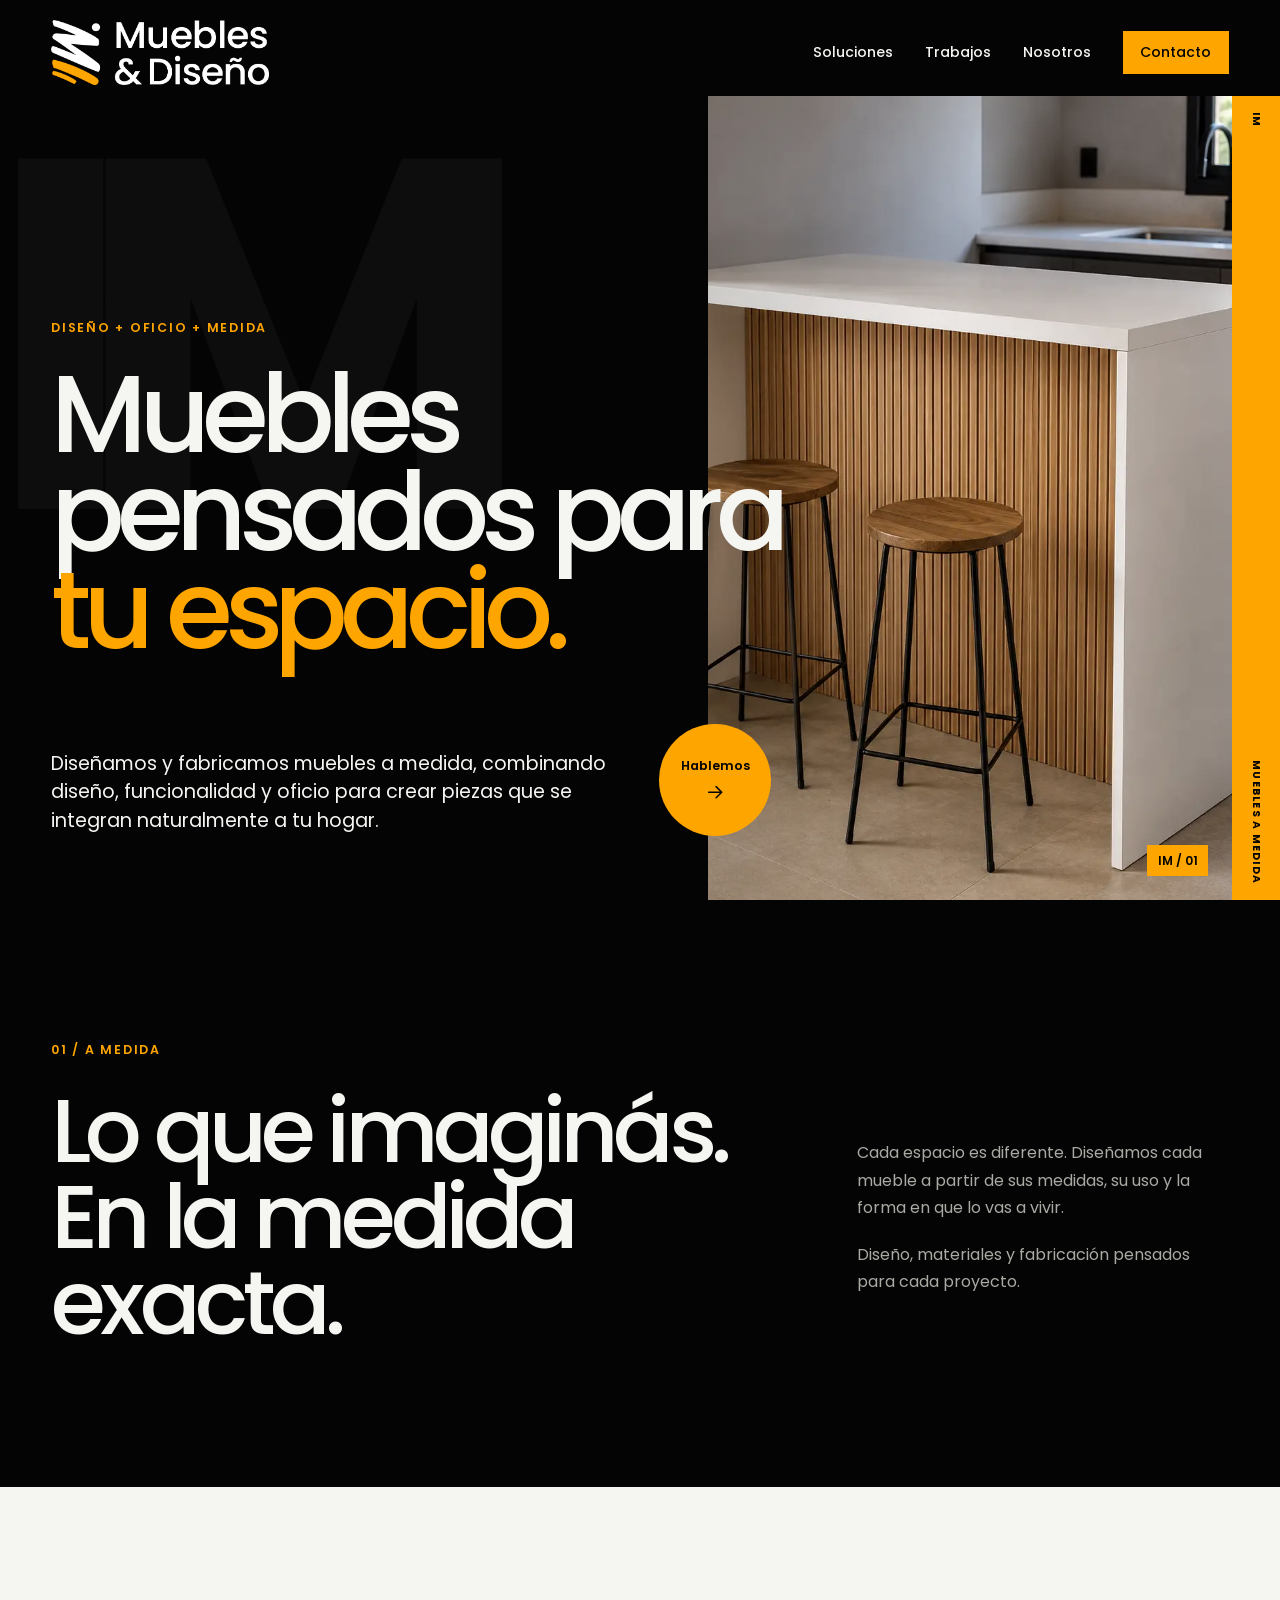
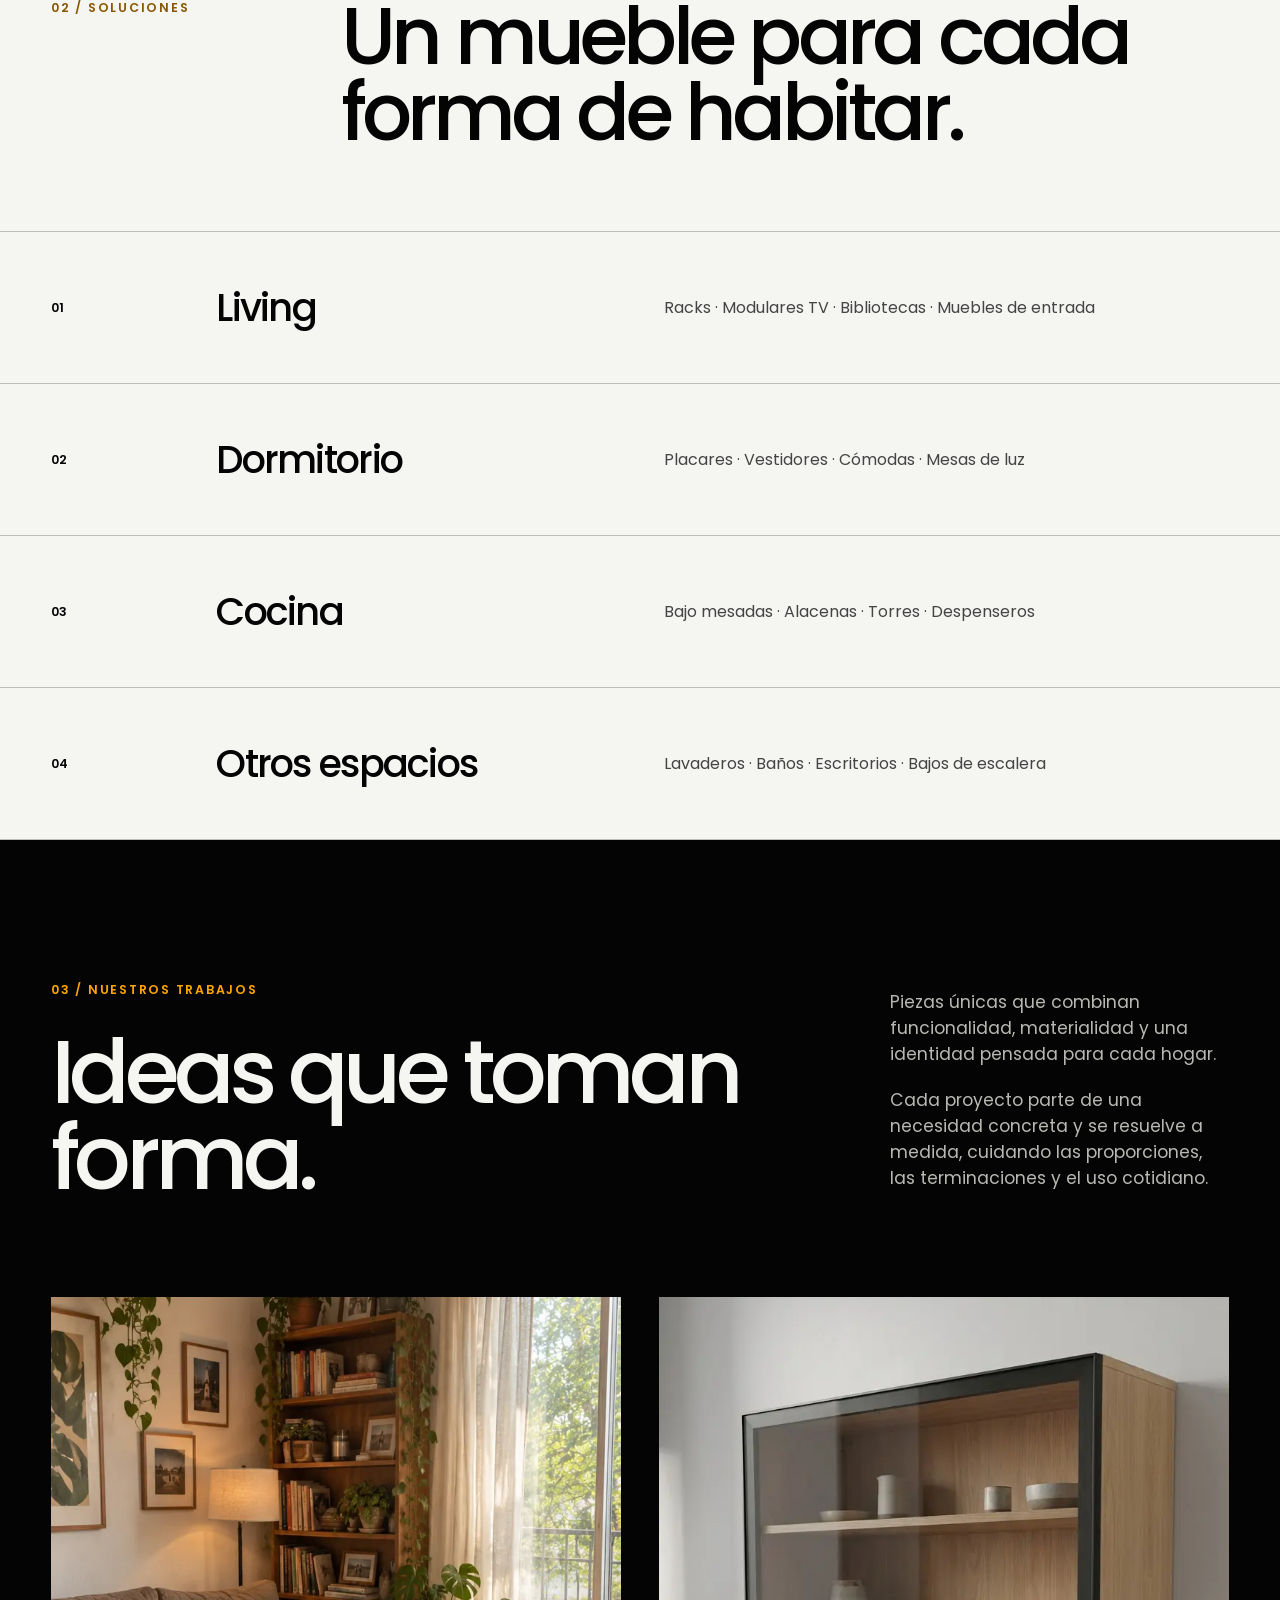
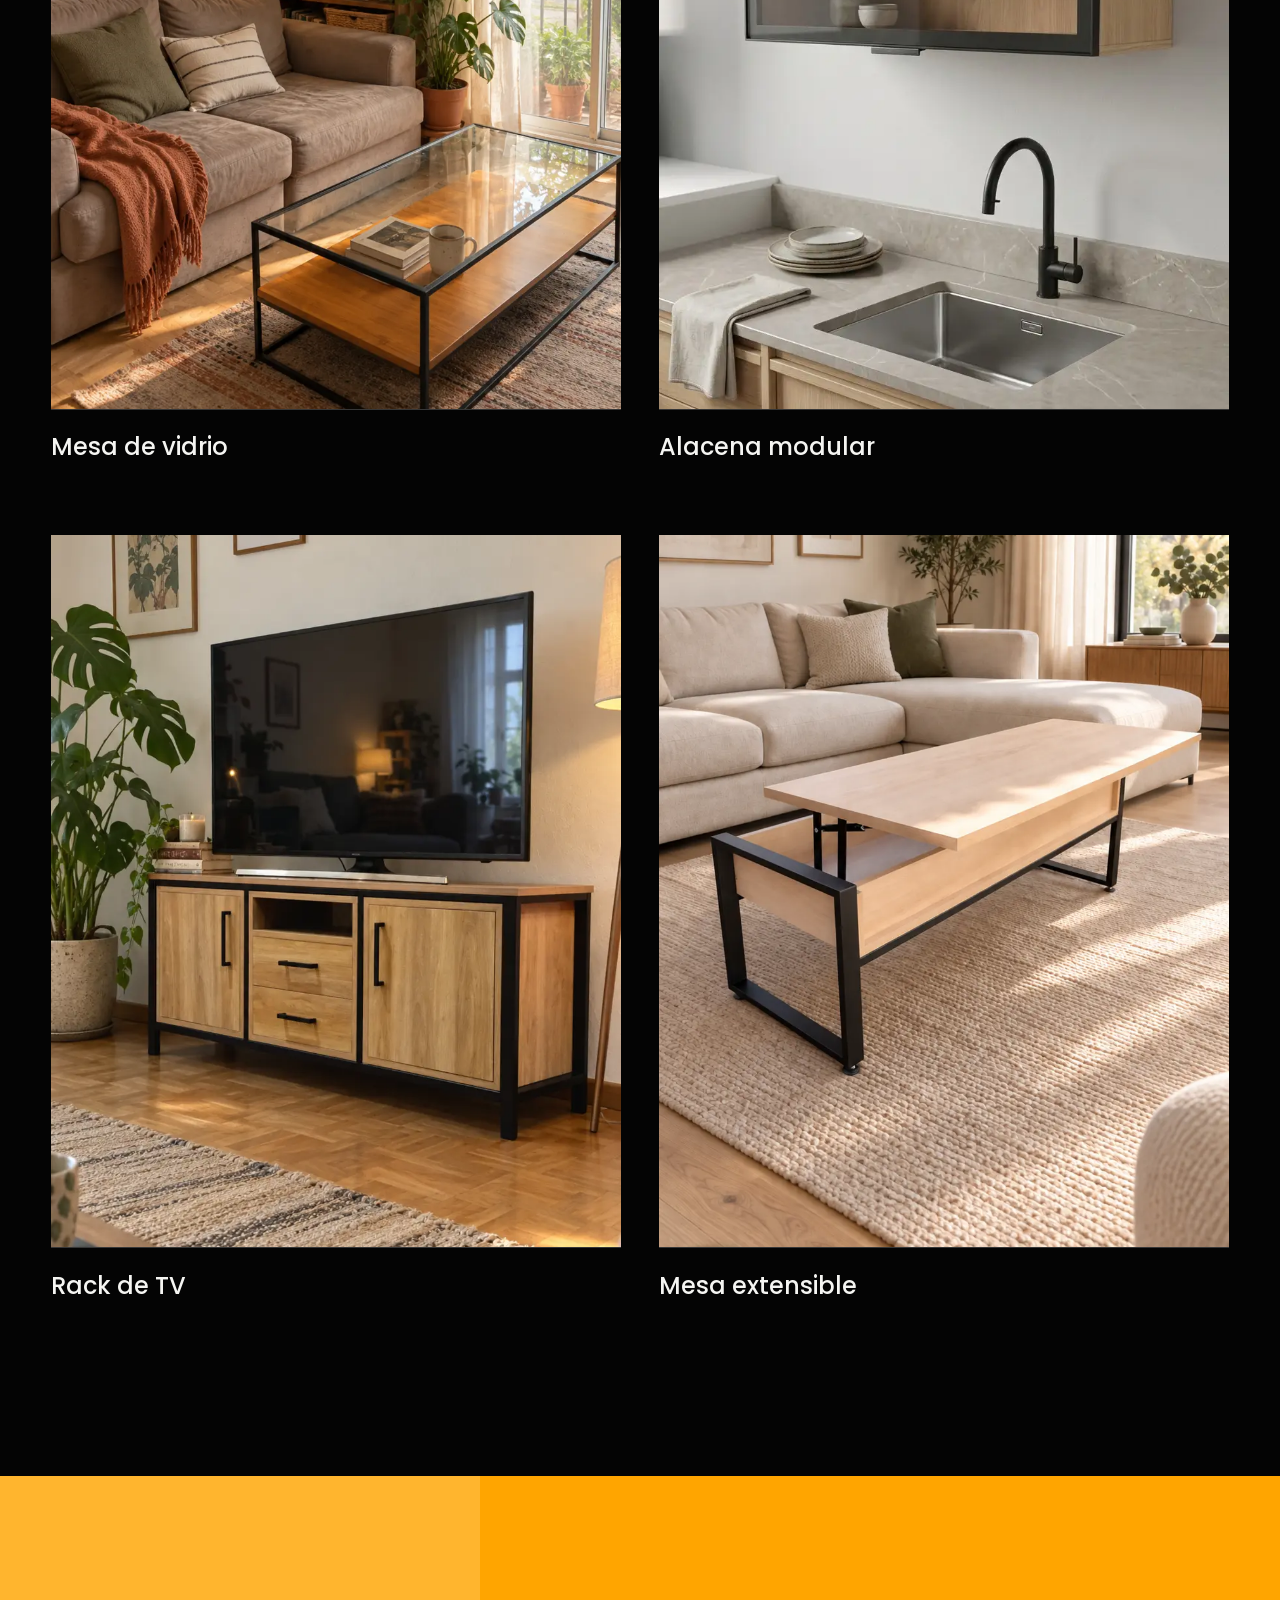
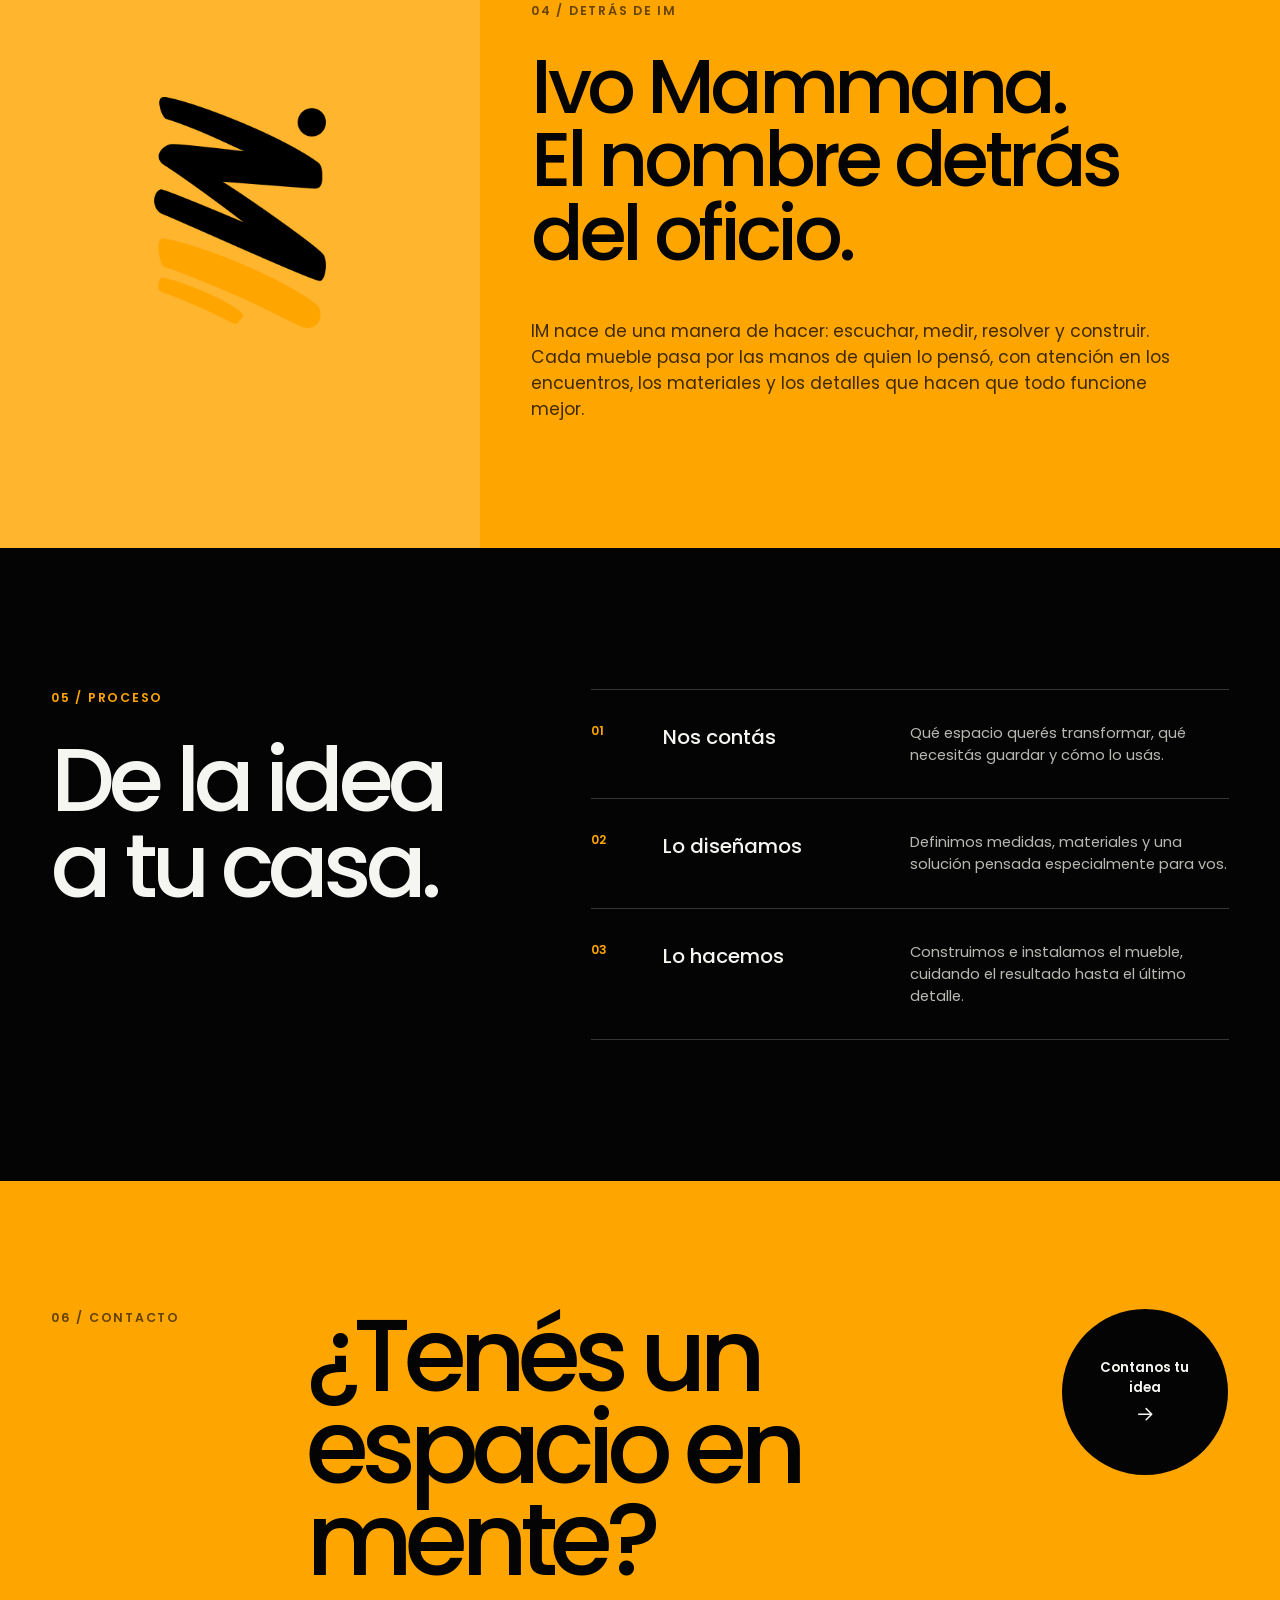
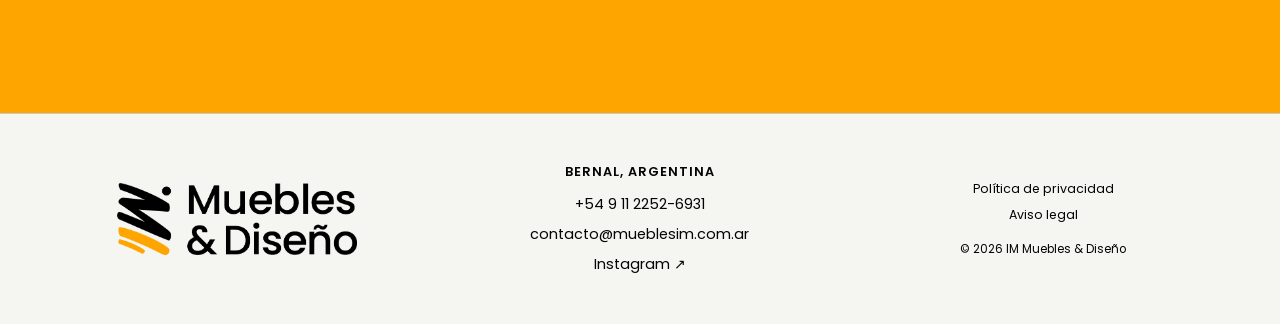
<file: index.html>
<!doctype html>
<html lang="es">
  <head>
    <meta charset="UTF-8" />
    <meta name="viewport" content="width=device-width, initial-scale=1.0" />
    <meta name="theme-color" content="#040404" />
    <!-- Google Consent Mode: defaults must be set before Tag Manager loads. -->
    <script data-cookieconsent="ignore">
      window.dataLayer = window.dataLayer || [];
      function gtag() {
        dataLayer.push(arguments);
      }
      gtag("consent", "default", {
        ad_personalization: "denied",
        ad_storage: "denied",
        ad_user_data: "denied",
        analytics_storage: "denied",
        functionality_storage: "denied",
        personalization_storage: "denied",
        security_storage: "granted",
        wait_for_update: 500,
      });
      gtag("set", "ads_data_redaction", true);
      gtag("set", "url_passthrough", false);
    </script>

    <!-- Google Tag Manager. Analytics is managed from this single container. -->
    <script data-cookieconsent="ignore">
      (function (w, d, s, l, i) {
        w[l] = w[l] || [];
        w[l].push({ "gtm.start": new Date().getTime(), event: "gtm.js" });
        var f = d.getElementsByTagName(s)[0],
          j = d.createElement(s),
          dl = l != "dataLayer" ? "&l=" + l : "";
        j.async = true;
        j.src = "https://www.googletagmanager.com/gtm.js?id=" + i + dl;
        f.parentNode.insertBefore(j, f);
      })(window, document, "script", "dataLayer", "GTM-WSVTPNGM");
    </script>

    <!-- Cookiebot updates Google Consent Mode after the visitor chooses. -->
    <script
      id="Cookiebot"
      src="https://consent.cookiebot.com/uc.js"
      data-cbid="b6212834-0bca-45a4-9e70-9f3f8fdaf4c2"
      data-blockingmode="auto"
      type="text/javascript"
    ></script>
    <meta
      name="description"
      content="Muebles a medida para aprovechar mejor cada espacio. Cocinas, placares, vestidores, racks y soluciones de guardado diseñadas por IM Muebles &amp; Diseño."
    />
    <title>IM — Muebles &amp; Diseño</title>
    <link rel="icon" type="image/png" href="./assets/favicon.png" />
    <link rel="preconnect" href="https://fonts.googleapis.com" />
    <link rel="preconnect" href="https://fonts.gstatic.com" crossorigin />
    <link
      href="https://fonts.googleapis.com/css2?family=Poppins:wght@400;500;600;700&display=swap"
      rel="stylesheet"
    />
    <link rel="stylesheet" href="./styles.css" />
    <script src="./script.js" defer></script>
  </head>
  <body>
    <a class="skip-link" href="#contenido">Ir al contenido</a>

    <header class="site-header" data-header>
      <a class="brand" href="#inicio" aria-label="IM Muebles &amp; Diseño, inicio">
        <img src="./assets/logo-white.png" alt="IM Muebles &amp; Diseño" />
      </a>
      <button class="menu-toggle" type="button" aria-expanded="false" aria-controls="site-nav">
        <span>Menú</span>
        <span class="menu-lines" aria-hidden="true"><i></i><i></i></span>
      </button>
      <nav class="site-nav" id="site-nav" aria-label="Navegación principal">
        <a href="#soluciones">Soluciones</a>
        <a href="#trabajos">Trabajos</a>
        <a href="#nosotros">Nosotros</a>
        <a class="nav-contact" href="#contacto">Contacto</a>
      </nav>
    </header>

    <main id="contenido">
      <section class="hero" id="inicio" aria-labelledby="hero-title">
        <div class="hero-image-wrap" aria-hidden="true">
          <img src="./assets/isla-cocina.webp" alt="" fetchpriority="high" />
          <span class="image-index">IM / 01</span>
        </div>

        <div class="hero-copy">
          <p class="eyebrow">Diseño + oficio + medida</p>
          <h1 id="hero-title">Muebles pensados para <em>tu espacio.</em></h1>
          <div class="hero-bottom">
            <p>
              Diseñamos y fabricamos muebles a medida, combinando diseño, funcionalidad y oficio
              para crear piezas que se integran naturalmente a tu hogar.
            </p>
            <a class="circle-link" href="#contacto" aria-label="Ir a contacto">
              <span>Hablemos</span>
              <svg viewBox="0 0 24 24" aria-hidden="true">
                <path d="M5 12h13M13 6l6 6-6 6" />
              </svg>
            </a>
          </div>
        </div>

        <div class="hero-rail" aria-hidden="true">
          <span>IM</span>
          <span>MUEBLES A MEDIDA</span>
        </div>
      </section>

      <section class="intro section-pad" aria-labelledby="intro-title">
        <p class="section-label reveal">01 / A MEDIDA</p>
        <div class="intro-grid">
          <h2 class="display-title reveal" id="intro-title">
            Lo que imaginás.<br />En la medida exacta.
          </h2>
          <div class="intro-copy reveal">
            <p>
              Cada espacio es diferente. Diseñamos cada mueble a partir de sus medidas, su uso y la
              forma en que lo vas a vivir.
            </p>
            <p>
              Diseño, materiales y fabricación pensados para cada proyecto.
            </p>
          </div>
        </div>
      </section>

      <section class="solutions" id="soluciones" aria-labelledby="solutions-title">
        <div class="solutions-head section-pad reveal">
          <p class="section-label">02 / SOLUCIONES</p>
          <h2 id="solutions-title">Un mueble para cada forma de habitar.</h2>
        </div>

        <div class="solution-list">
          <article class="solution-row reveal">
            <span class="solution-number">01</span>
            <h3>Living</h3>
            <p>Racks · Modulares TV · Bibliotecas · Muebles de entrada</p>
          </article>
          <article class="solution-row reveal">
            <span class="solution-number">02</span>
            <h3>Dormitorio</h3>
            <p>Placares · Vestidores · Cómodas · Mesas de luz</p>
          </article>
          <article class="solution-row reveal">
            <span class="solution-number">03</span>
            <h3>Cocina</h3>
            <p>Bajo mesadas · Alacenas · Torres · Despenseros</p>
          </article>
          <article class="solution-row reveal">
            <span class="solution-number">04</span>
            <h3>Otros espacios</h3>
            <p>Lavaderos · Baños · Escritorios · Bajos de escalera</p>
          </article>
        </div>
      </section>

      <section class="work section-pad" id="trabajos" aria-labelledby="work-title">
        <div class="work-title-row reveal">
          <div>
            <p class="section-label">03 / NUESTROS TRABAJOS</p>
            <h2 class="display-title" id="work-title">Ideas que toman forma.</h2>
          </div>
          <div class="work-copy">
            <p>
              Piezas únicas que combinan funcionalidad, materialidad y una identidad pensada para
              cada hogar.
            </p>
            <p>
              Cada proyecto parte de una necesidad concreta y se resuelve a medida, cuidando las
              proporciones, las terminaciones y el uso cotidiano.
            </p>
          </div>
        </div>

        <div class="project-grid project-grid-four">
          <figure class="project reveal">
            <div class="project-image project-image-portrait">
              <img src="./assets/mesa-vidrio.webp" alt="Mesa de vidrio con estructura metálica negra" loading="lazy" />
            </div>
            <figcaption><strong>Mesa de vidrio</strong></figcaption>
          </figure>
          <figure class="project reveal">
            <div class="project-image project-image-portrait">
              <img src="./assets/alacena-modular.webp" alt="Alacena modular de madera con frente de vidrio y marco negro" loading="lazy" />
            </div>
            <figcaption><strong>Alacena modular</strong></figcaption>
          </figure>
          <figure class="project reveal">
            <div class="project-image project-image-portrait">
              <img src="./assets/rack-tv.webp" alt="Rack de TV de madera con estructura metálica negra" loading="lazy" />
            </div>
            <figcaption><strong>Rack de TV</strong></figcaption>
          </figure>
          <figure class="project reveal">
            <div class="project-image project-image-portrait">
              <img src="./assets/mesa-extensible.webp" alt="Mesa extensible de madera con estructura metálica negra" loading="lazy" />
            </div>
            <figcaption><strong>Mesa extensible</strong></figcaption>
          </figure>
        </div>
      </section>

      <section class="maker" id="nosotros" aria-labelledby="maker-title">
        <div class="maker-mark reveal" aria-hidden="true">
          <img src="./assets/icon-black.png" alt="" />
        </div>
        <div class="maker-copy section-pad reveal">
          <p class="section-label">04 / DETRÁS DE IM</p>
          <h2 id="maker-title">Ivo Mammana.<br />El nombre detrás del oficio.</h2>
          <p>
            IM nace de una manera de hacer: escuchar, medir, resolver y construir. Cada mueble pasa
            por las manos de quien lo pensó, con atención en los encuentros, los materiales y los
            detalles que hacen que todo funcione mejor.
          </p>
        </div>
      </section>

      <section class="process section-pad" aria-labelledby="process-title">
        <div class="process-head reveal">
          <p class="section-label">05 / PROCESO</p>
          <h2 class="display-title" id="process-title">De la idea<br />a tu casa.</h2>
        </div>
        <ol class="process-steps">
          <li class="reveal">
            <span>01</span>
            <h3>Nos contás</h3>
            <p>Qué espacio querés transformar, qué necesitás guardar y cómo lo usás.</p>
          </li>
          <li class="reveal">
            <span>02</span>
            <h3>Lo diseñamos</h3>
            <p>Definimos medidas, materiales y una solución pensada especialmente para vos.</p>
          </li>
          <li class="reveal">
            <span>03</span>
            <h3>Lo hacemos</h3>
            <p>Construimos e instalamos el mueble, cuidando el resultado hasta el último detalle.</p>
          </li>
        </ol>
      </section>

      <section class="contact" id="contacto" aria-labelledby="contact-title">
        <div class="contact-top section-pad">
          <p class="section-label reveal">06 / CONTACTO</p>
          <h2 class="reveal" id="contact-title">¿Tenés un espacio en mente?</h2>
          <a
            class="contact-cta reveal"
            href="https://wa.me/5491122526931?text=Hola%20Ivo%2C%20quiero%20consultarte%20por%20un%20mueble%20a%20medida."
            target="_blank"
            rel="noreferrer"
          >
            Contanos tu idea
            <svg viewBox="0 0 24 24" aria-hidden="true"><path d="M5 12h13M13 6l6 6-6 6" /></svg>
          </a>
        </div>
        <footer class="footer section-pad">
          <img src="./assets/logo-white.png" alt="IM Muebles &amp; Diseño" />
          <div class="footer-links">
            <span>Bernal, Argentina</span>
            <a href="tel:+5491122526931">+54 9 11 2252-6931</a>
            <a href="mailto:ivomammana@gmail.com">contacto@mueblesim.com.ar</a>
            <a href="https://www.instagram.com/muebles.im/" target="_blank" rel="noreferrer">Instagram ↗</a>
          </div>
          <div class="footer-legal">
            <a href="./privacidad/">Política de privacidad</a>
            <a href="./aviso-legal/">Aviso legal</a>
            <p>© <span data-year></span> IM Muebles &amp; Diseño</p>
          </div>
        </footer>
      </section>
    </main>
  </body>
</html>
</file>
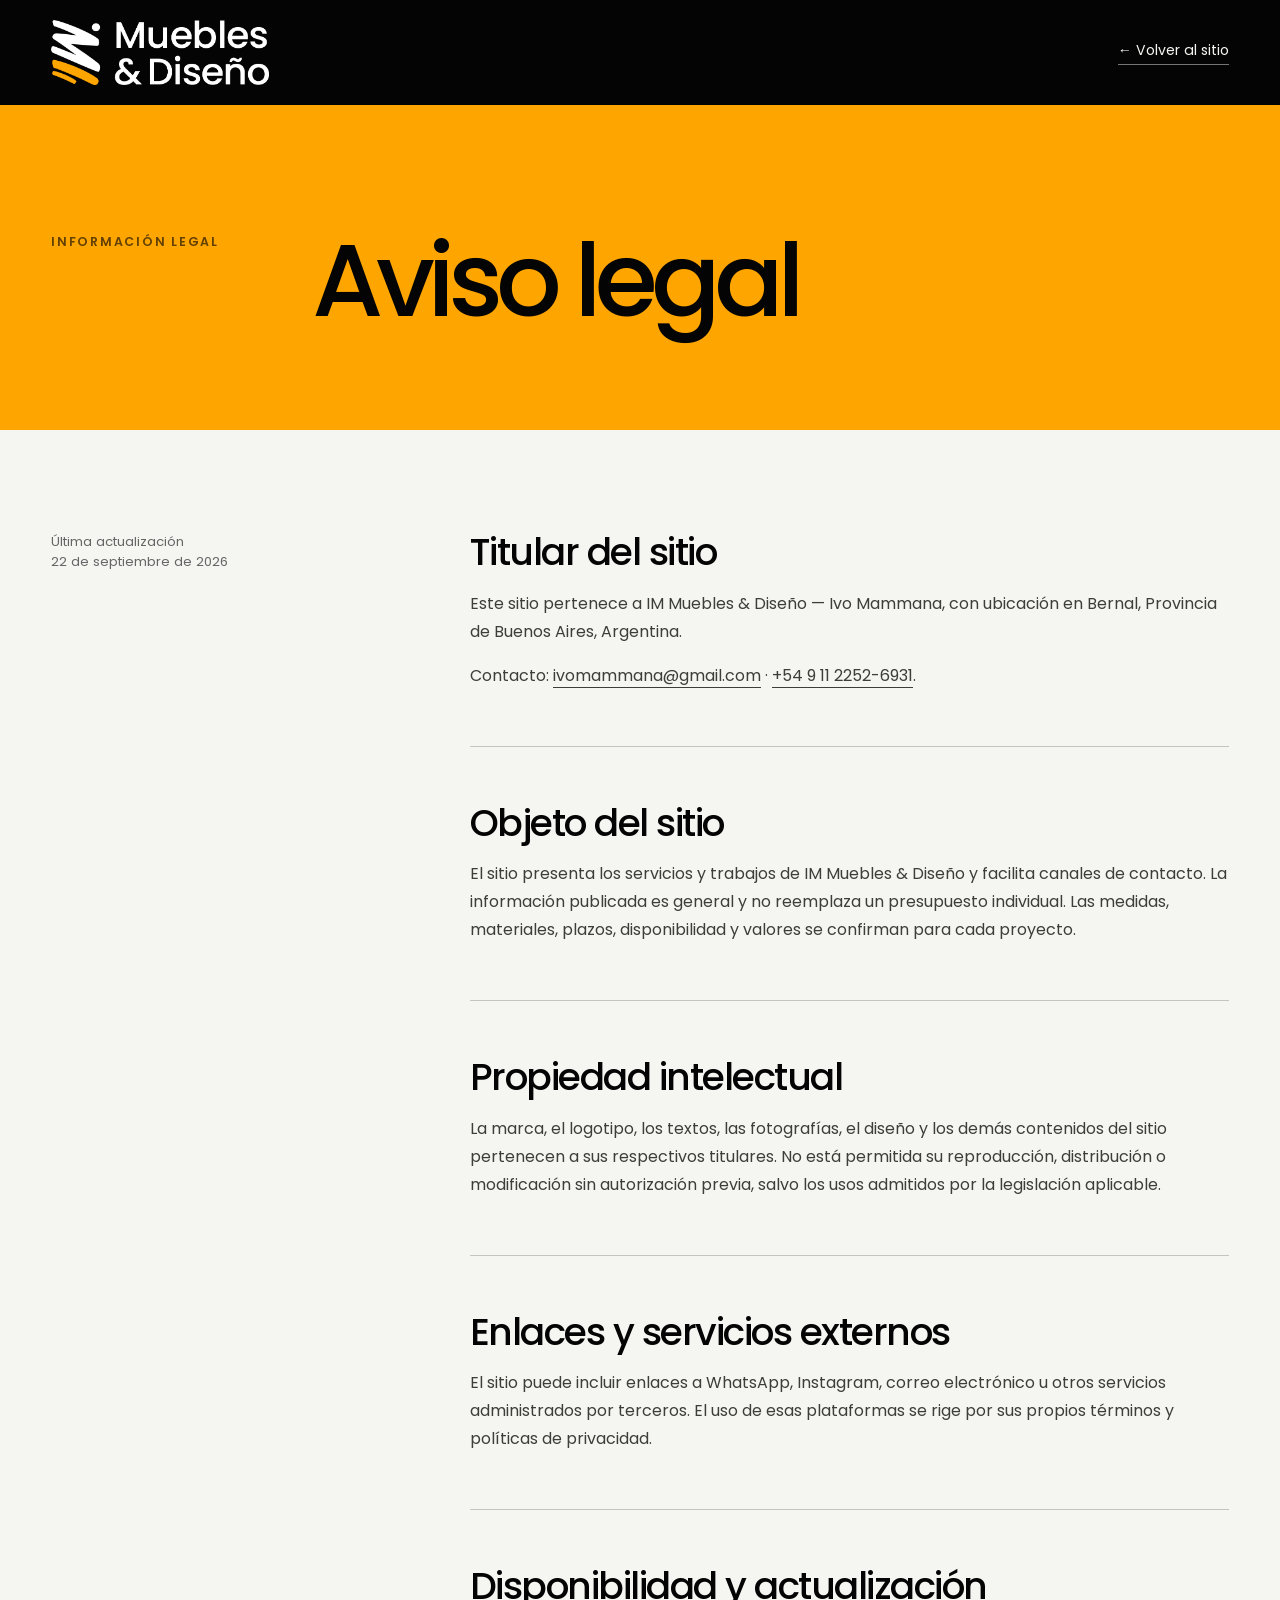
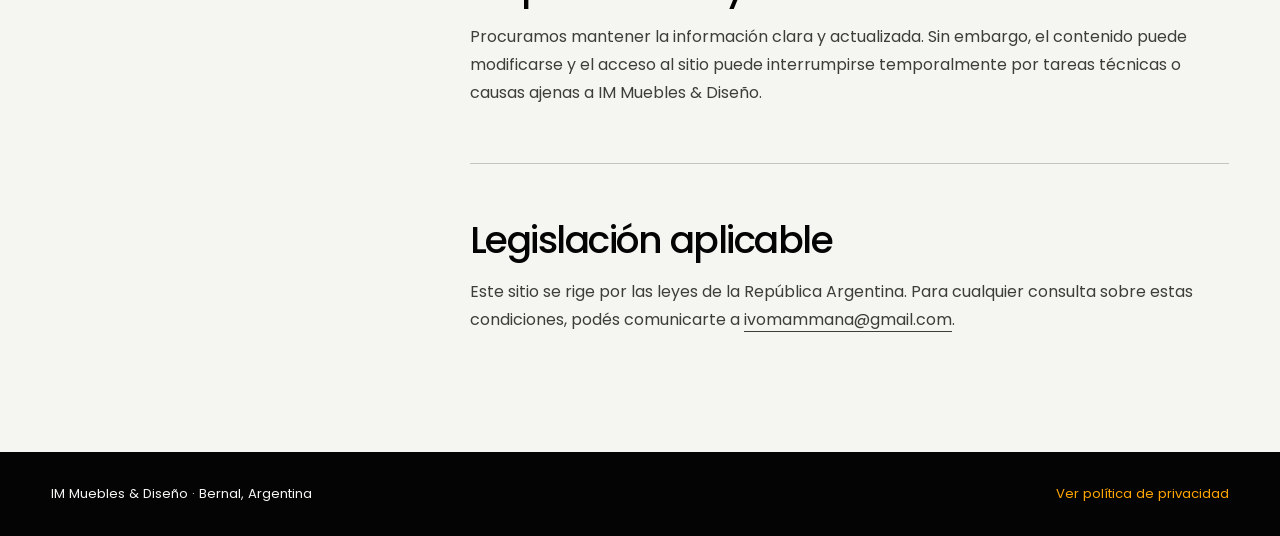
<file: aviso-legal/index.html>
<!doctype html>
<html lang="es">
  <head>
    <meta charset="UTF-8" />
    <meta name="viewport" content="width=device-width, initial-scale=1.0" />
    <meta name="theme-color" content="#040404" />
    <!-- Google Consent Mode: defaults must be set before Tag Manager loads. -->
    <script data-cookieconsent="ignore">
      window.dataLayer = window.dataLayer || [];
      function gtag() {
        dataLayer.push(arguments);
      }
      gtag("consent", "default", {
        ad_personalization: "denied",
        ad_storage: "denied",
        ad_user_data: "denied",
        analytics_storage: "denied",
        functionality_storage: "denied",
        personalization_storage: "denied",
        security_storage: "granted",
        wait_for_update: 500,
      });
      gtag("set", "ads_data_redaction", true);
      gtag("set", "url_passthrough", false);
    </script>

    <!-- Google Tag Manager. Analytics is managed from this single container. -->
    <script data-cookieconsent="ignore">
      (function (w, d, s, l, i) {
        w[l] = w[l] || [];
        w[l].push({ "gtm.start": new Date().getTime(), event: "gtm.js" });
        var f = d.getElementsByTagName(s)[0],
          j = d.createElement(s),
          dl = l != "dataLayer" ? "&l=" + l : "";
        j.async = true;
        j.src = "https://www.googletagmanager.com/gtm.js?id=" + i + dl;
        f.parentNode.insertBefore(j, f);
      })(window, document, "script", "dataLayer", "GTM-WSVTPNGM");
    </script>

    <!-- Cookiebot updates Google Consent Mode after the visitor chooses. -->
    <script
      id="Cookiebot"
      src="https://consent.cookiebot.com/uc.js"
      data-cbid="b6212834-0bca-45a4-9e70-9f3f8fdaf4c2"
      data-blockingmode="auto"
      type="text/javascript"
    ></script>
    <meta name="description" content="Aviso legal de IM Muebles &amp; Diseño." />
    <title>Aviso legal — IM Muebles &amp; Diseño</title>
    <link rel="icon" type="image/png" href="../assets/favicon.png" />
    <link rel="preconnect" href="https://fonts.googleapis.com" />
    <link rel="preconnect" href="https://fonts.gstatic.com" crossorigin />
    <link href="https://fonts.googleapis.com/css2?family=Poppins:wght@400;500;600;700&display=swap" rel="stylesheet" />
    <link rel="stylesheet" href="../styles.css" />
    <link rel="stylesheet" href="../legal.css" />
    <script src="../script.js" defer></script>
  </head>
  <body class="legal-body">
    <a class="skip-link" href="#contenido">Ir al contenido</a>
    <header class="legal-header">
      <a class="brand" href="../" aria-label="IM Muebles &amp; Diseño, inicio">
        <img src="../assets/logo-white.png" alt="IM Muebles &amp; Diseño" />
      </a>
      <a class="legal-back" href="../">← Volver al sitio</a>
    </header>

    <main id="contenido">
      <div class="legal-hero">
        <p class="section-label">INFORMACIÓN LEGAL</p>
        <h1>Aviso legal</h1>
      </div>

      <div class="legal-content">
        <p class="legal-meta">Última actualización<br />22 de septiembre de 2026</p>
        <div class="legal-copy">
          <section>
            <h2>Titular del sitio</h2>
            <p>
              Este sitio pertenece a IM Muebles &amp; Diseño — Ivo Mammana, con ubicación en
              Bernal, Provincia de Buenos Aires, Argentina.
            </p>
            <p>
              Contacto: <a href="mailto:ivomammana@gmail.com">ivomammana@gmail.com</a> ·
              <a href="tel:+5491122526931">+54 9 11 2252-6931</a>.
            </p>
          </section>

          <section>
            <h2>Objeto del sitio</h2>
            <p>
              El sitio presenta los servicios y trabajos de IM Muebles &amp; Diseño y facilita
              canales de contacto. La información publicada es general y no reemplaza un
              presupuesto individual. Las medidas, materiales, plazos, disponibilidad y valores se
              confirman para cada proyecto.
            </p>
          </section>

          <section>
            <h2>Propiedad intelectual</h2>
            <p>
              La marca, el logotipo, los textos, las fotografías, el diseño y los demás contenidos
              del sitio pertenecen a sus respectivos titulares. No está permitida su reproducción,
              distribución o modificación sin autorización previa, salvo los usos admitidos por la
              legislación aplicable.
            </p>
          </section>

          <section>
            <h2>Enlaces y servicios externos</h2>
            <p>
              El sitio puede incluir enlaces a WhatsApp, Instagram, correo electrónico u otros
              servicios administrados por terceros. El uso de esas plataformas se rige por sus
              propios términos y políticas de privacidad.
            </p>
          </section>

          <section>
            <h2>Disponibilidad y actualización</h2>
            <p>
              Procuramos mantener la información clara y actualizada. Sin embargo, el contenido
              puede modificarse y el acceso al sitio puede interrumpirse temporalmente por tareas
              técnicas o causas ajenas a IM Muebles &amp; Diseño.
            </p>
          </section>

          <section>
            <h2>Legislación aplicable</h2>
            <p>
              Este sitio se rige por las leyes de la República Argentina. Para cualquier consulta
              sobre estas condiciones, podés comunicarte a
              <a href="mailto:ivomammana@gmail.com">ivomammana@gmail.com</a>.
            </p>
          </section>
        </div>
      </div>
    </main>

    <footer class="legal-footer">
      <p>IM Muebles &amp; Diseño · Bernal, Argentina</p>
      <a href="../privacidad/">Ver política de privacidad</a>
    </footer>
  </body>
</html>
</file>
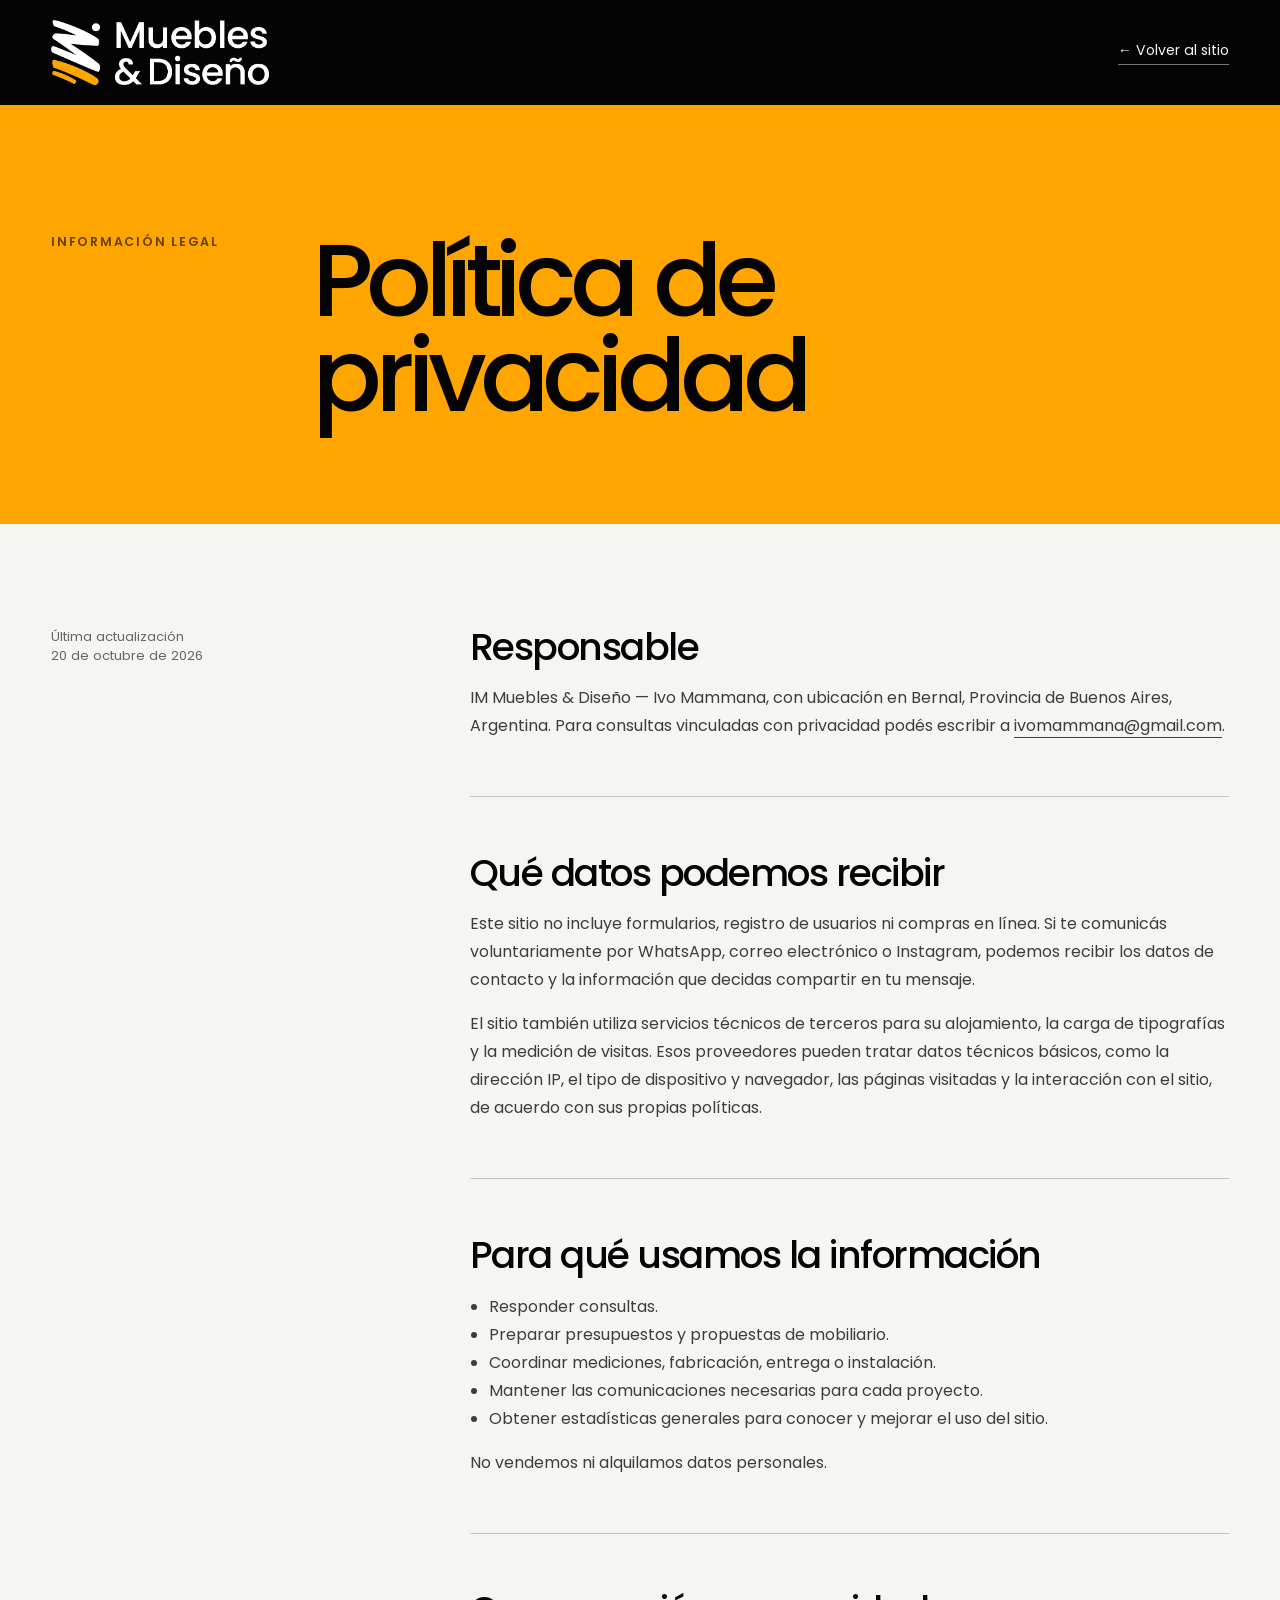
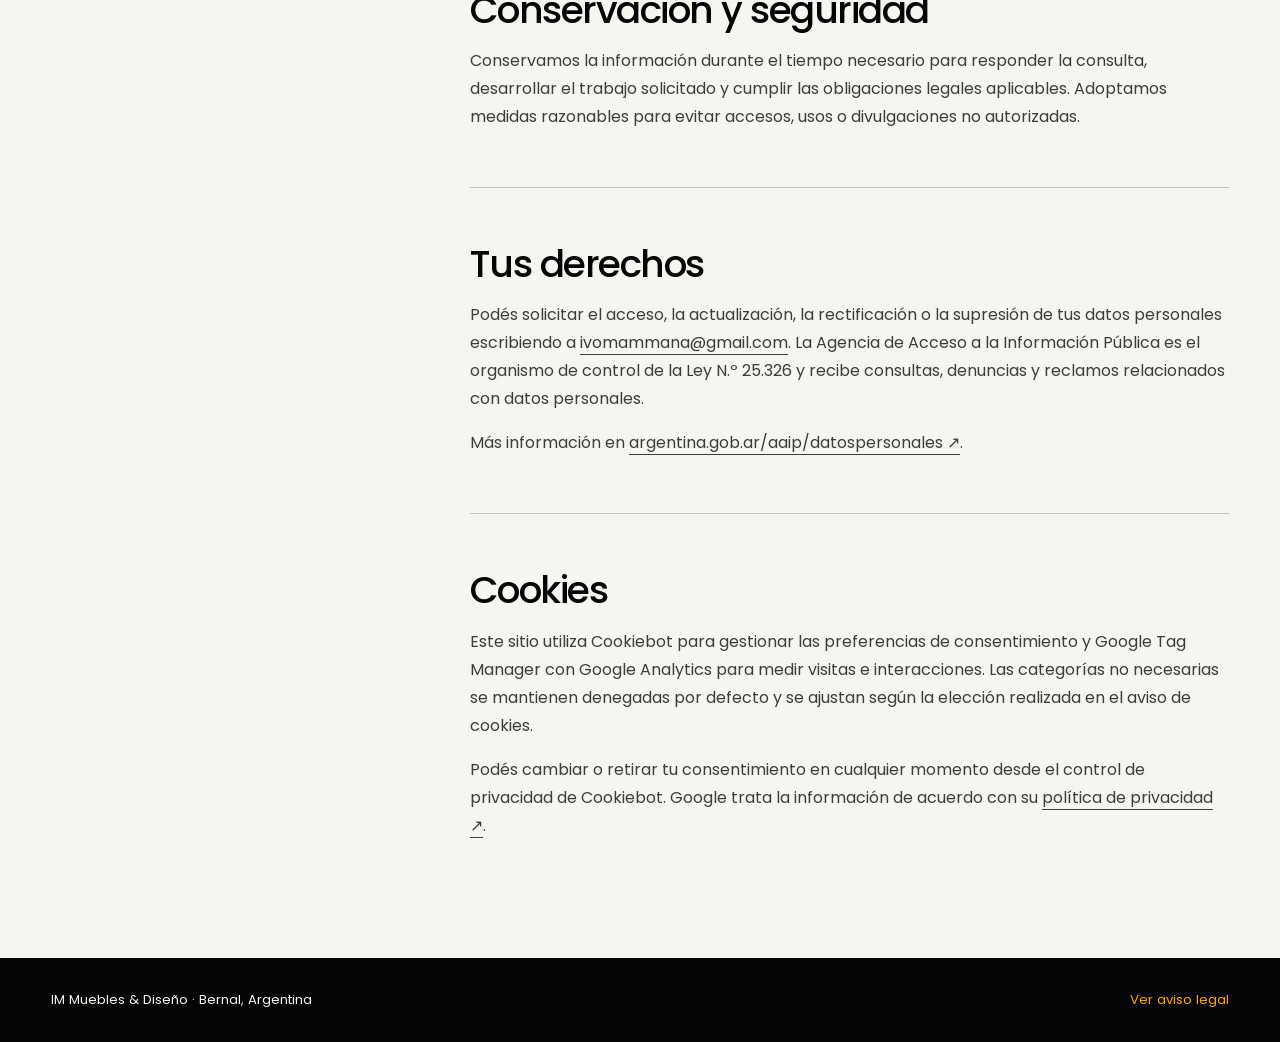
<file: privacidad/index.html>
<!doctype html>
<html lang="es">
  <head>
    <meta charset="UTF-8" />
    <meta name="viewport" content="width=device-width, initial-scale=1.0" />
    <meta name="theme-color" content="#040404" />
    <!-- Google Consent Mode: defaults must be set before Tag Manager loads. -->
    <script data-cookieconsent="ignore">
      window.dataLayer = window.dataLayer || [];
      function gtag() {
        dataLayer.push(arguments);
      }
      gtag("consent", "default", {
        ad_personalization: "denied",
        ad_storage: "denied",
        ad_user_data: "denied",
        analytics_storage: "denied",
        functionality_storage: "denied",
        personalization_storage: "denied",
        security_storage: "granted",
        wait_for_update: 500,
      });
      gtag("set", "ads_data_redaction", true);
      gtag("set", "url_passthrough", false);
    </script>

    <!-- Google Tag Manager. Analytics is managed from this single container. -->
    <script data-cookieconsent="ignore">
      (function (w, d, s, l, i) {
        w[l] = w[l] || [];
        w[l].push({ "gtm.start": new Date().getTime(), event: "gtm.js" });
        var f = d.getElementsByTagName(s)[0],
          j = d.createElement(s),
          dl = l != "dataLayer" ? "&l=" + l : "";
        j.async = true;
        j.src = "https://www.googletagmanager.com/gtm.js?id=" + i + dl;
        f.parentNode.insertBefore(j, f);
      })(window, document, "script", "dataLayer", "GTM-WSVTPNGM");
    </script>

    <!-- Cookiebot updates Google Consent Mode after the visitor chooses. -->
    <script
      id="Cookiebot"
      src="https://consent.cookiebot.com/uc.js"
      data-cbid="b6212834-0bca-45a4-9e70-9f3f8fdaf4c2"
      data-blockingmode="auto"
      type="text/javascript"
    ></script>
    <meta name="description" content="Política de privacidad de IM Muebles &amp; Diseño." />
    <title>Política de privacidad — IM Muebles &amp; Diseño</title>
    <link rel="icon" type="image/png" href="../assets/favicon.png" />
    <link rel="preconnect" href="https://fonts.googleapis.com" />
    <link rel="preconnect" href="https://fonts.gstatic.com" crossorigin />
    <link href="https://fonts.googleapis.com/css2?family=Poppins:wght@400;500;600;700&display=swap" rel="stylesheet" />
    <link rel="stylesheet" href="../styles.css" />
    <link rel="stylesheet" href="../legal.css" />
    <script src="../script.js" defer></script>
  </head>
  <body class="legal-body">
    <a class="skip-link" href="#contenido">Ir al contenido</a>
    <header class="legal-header">
      <a class="brand" href="../" aria-label="IM Muebles &amp; Diseño, inicio">
        <img src="../assets/logo-white.png" alt="IM Muebles &amp; Diseño" />
      </a>
      <a class="legal-back" href="../">← Volver al sitio</a>
    </header>

    <main id="contenido">
      <div class="legal-hero">
        <p class="section-label">INFORMACIÓN LEGAL</p>
        <h1>Política de privacidad</h1>
      </div>

      <div class="legal-content">
        <p class="legal-meta">Última actualización<br />20 de octubre de 2026</p>
        <div class="legal-copy">
          <section>
            <h2>Responsable</h2>
            <p>
              IM Muebles &amp; Diseño — Ivo Mammana, con ubicación en Bernal, Provincia de Buenos
              Aires, Argentina. Para consultas vinculadas con privacidad podés escribir a
              <a href="mailto:ivomammana@gmail.com">ivomammana@gmail.com</a>.
            </p>
          </section>

          <section>
            <h2>Qué datos podemos recibir</h2>
            <p>
              Este sitio no incluye formularios, registro de usuarios ni compras en línea. Si te
              comunicás voluntariamente por WhatsApp, correo electrónico o Instagram, podemos
              recibir los datos de contacto y la información que decidas compartir en tu mensaje.
            </p>
            <p>
              El sitio también utiliza servicios técnicos de terceros para su alojamiento, la carga
              de tipografías y la medición de visitas. Esos proveedores pueden tratar datos técnicos
              básicos, como la dirección IP, el tipo de dispositivo y navegador, las páginas
              visitadas y la interacción con el sitio, de acuerdo con sus propias políticas.
            </p>
          </section>

          <section>
            <h2>Para qué usamos la información</h2>
            <ul>
              <li>Responder consultas.</li>
              <li>Preparar presupuestos y propuestas de mobiliario.</li>
              <li>Coordinar mediciones, fabricación, entrega o instalación.</li>
              <li>Mantener las comunicaciones necesarias para cada proyecto.</li>
              <li>Obtener estadísticas generales para conocer y mejorar el uso del sitio.</li>
            </ul>
            <p>No vendemos ni alquilamos datos personales.</p>
          </section>

          <section>
            <h2>Conservación y seguridad</h2>
            <p>
              Conservamos la información durante el tiempo necesario para responder la consulta,
              desarrollar el trabajo solicitado y cumplir las obligaciones legales aplicables.
              Adoptamos medidas razonables para evitar accesos, usos o divulgaciones no autorizadas.
            </p>
          </section>

          <section>
            <h2>Tus derechos</h2>
            <p>
              Podés solicitar el acceso, la actualización, la rectificación o la supresión de tus
              datos personales escribiendo a
              <a href="mailto:ivomammana@gmail.com">ivomammana@gmail.com</a>. La Agencia de Acceso
              a la Información Pública es el organismo de control de la Ley N.º 25.326 y recibe
              consultas, denuncias y reclamos relacionados con datos personales.
            </p>
            <p>
              Más información en
              <a href="https://www.argentina.gob.ar/aaip/datospersonales" target="_blank" rel="noreferrer">argentina.gob.ar/aaip/datospersonales ↗</a>.
            </p>
          </section>

          <section>
            <h2>Cookies</h2>
            <p>
              Este sitio utiliza Cookiebot para gestionar las preferencias de consentimiento y
              Google Tag Manager con Google Analytics para medir visitas e interacciones. Las
              categorías no necesarias se mantienen denegadas por defecto y se ajustan según la
              elección realizada en el aviso de cookies.
            </p>
            <p>
              Podés cambiar o retirar tu consentimiento en cualquier momento desde el control de
              privacidad de Cookiebot. Google trata la información de acuerdo con su
              <a href="https://policies.google.com/privacy" target="_blank" rel="noreferrer">política de privacidad ↗</a>.
            </p>
          </section>
        </div>
      </div>
    </main>

    <footer class="legal-footer">
      <p>IM Muebles &amp; Diseño · Bernal, Argentina</p>
      <a href="../aviso-legal/">Ver aviso legal</a>
    </footer>
  </body>
</html>
</file>
<file: styles.css>
:root {
  --orange: #ffa500;
  --black: #040404;
  --white: #f5f5f2;
  --gray: #b8b8b3;
  --line: rgba(255, 255, 255, 0.2);
  --page-pad: clamp(1.25rem, 4vw, 4.5rem);
  --header-h: 6rem;
}

* {
  box-sizing: border-box;
}

html {
  scroll-behavior: smooth;
  background: var(--black);
}

body {
  margin: 0;
  min-width: 320px;
  color: var(--white);
  background: var(--black);
  font-family: "Poppins", Arial, sans-serif;
  font-size: 1rem;
  line-height: 1.5;
  overflow-x: hidden;
}

body.menu-open {
  overflow: hidden;
}

a {
  color: inherit;
  text-decoration: none;
}

img {
  display: block;
  max-width: 100%;
}

button {
  font: inherit;
}

.skip-link {
  position: fixed;
  top: 0.75rem;
  left: 0.75rem;
  z-index: 200;
  padding: 0.75rem 1rem;
  color: var(--black);
  background: var(--orange);
  transform: translateY(-150%);
}

.skip-link:focus {
  transform: translateY(0);
}

.section-pad {
  padding-right: var(--page-pad);
  padding-left: var(--page-pad);
}

.site-header {
  position: fixed;
  top: 0;
  right: 0;
  left: 0;
  z-index: 100;
  display: flex;
  align-items: center;
  justify-content: space-between;
  min-height: var(--header-h);
  padding: 1.25rem var(--page-pad);
  border-bottom: 1px solid transparent;
  transition: background-color 220ms ease, border-color 220ms ease;
}

.site-header.is-scrolled,
body.menu-open .site-header {
  background: rgba(4, 4, 4, 0.96);
  border-bottom-color: var(--line);
}

.brand {
  position: relative;
  z-index: 2;
  width: clamp(10rem, 17vw, 14rem);
}

.brand img {
  width: 100%;
  height: auto;
}

.site-nav {
  display: flex;
  align-items: center;
  gap: clamp(1.4rem, 2.5vw, 3rem);
  font-size: 0.88rem;
  font-weight: 500;
}

.site-nav a {
  position: relative;
}

.site-nav a:not(.nav-contact)::after {
  position: absolute;
  right: 0;
  bottom: -0.35rem;
  left: 0;
  height: 1px;
  background: var(--orange);
  content: "";
  transform: scaleX(0);
  transform-origin: right;
  transition: transform 180ms ease;
}

.site-nav a:hover::after,
.site-nav a:focus-visible::after {
  transform: scaleX(1);
  transform-origin: left;
}

.nav-contact {
  padding: 0.7rem 1.1rem;
  color: var(--black);
  background: var(--orange);
}

.menu-toggle {
  display: none;
  padding: 0;
  color: var(--white);
  background: transparent;
  border: 0;
}

.hero {
  position: relative;
  display: grid;
  grid-template-columns: minmax(0, 1.15fr) minmax(22rem, 0.85fr) 3rem;
  min-height: 100svh;
  padding-top: var(--header-h);
  overflow: hidden;
}

.hero::before {
  position: absolute;
  top: 10rem;
  left: -1vw;
  color: rgba(255, 255, 255, 0.035);
  font-size: clamp(18rem, 39vw, 42rem);
  font-weight: 700;
  line-height: 0.7;
  letter-spacing: -0.12em;
  content: "IM";
  pointer-events: none;
}

.hero-image-wrap {
  position: relative;
  grid-column: 2;
  grid-row: 1;
  min-height: calc(100svh - var(--header-h));
  overflow: hidden;
}

.hero-image-wrap::after {
  position: absolute;
  inset: 0;
  background: linear-gradient(90deg, rgba(4, 4, 4, 0.15), transparent 45%);
  content: "";
}

.hero-image-wrap img {
  width: 100%;
  height: 100%;
  object-fit: cover;
  object-position: 52% center;
  filter: saturate(0.86) contrast(1.03);
}

.image-index {
  position: absolute;
  right: 1.5rem;
  bottom: 1.5rem;
  z-index: 1;
  padding: 0.4rem 0.65rem;
  color: var(--black);
  background: var(--orange);
  font-size: 0.75rem;
  font-weight: 600;
}

.hero-copy {
  position: relative;
  z-index: 2;
  display: flex;
  grid-column: 1 / 3;
  grid-row: 1;
  flex-direction: column;
  justify-content: flex-end;
  padding: 4rem calc(var(--page-pad) + 2vw) 4rem var(--page-pad);
  pointer-events: none;
}

.eyebrow,
.section-label {
  margin: 0 0 1.8rem;
  color: var(--orange);
  font-size: 0.78rem;
  font-weight: 600;
  letter-spacing: 0.14em;
  text-transform: uppercase;
}

.hero h1 {
  max-width: 12ch;
  margin: 0;
  font-size: clamp(3.55rem, 8.5vw, 8.8rem);
  font-weight: 500;
  line-height: 0.9;
  letter-spacing: -0.075em;
}

.hero h1 em {
  color: var(--orange);
  font-style: normal;
}

.hero-bottom {
  display: flex;
  align-items: end;
  justify-content: space-between;
  gap: 2rem;
  margin-top: clamp(2.5rem, 5vw, 5rem);
  padding-right: clamp(1rem, 30vw, 29rem);
}

.hero-bottom p {
  max-width: 35rem;
  margin: 0;
  font-size: clamp(1rem, 1.5vw, 1.25rem);
}

.circle-link {
  display: grid;
  flex: 0 0 auto;
  width: 7rem;
  height: 7rem;
  color: var(--black);
  background: var(--orange);
  border-radius: 50%;
  place-content: center;
  pointer-events: auto;
  transition: transform 180ms ease, background-color 180ms ease;
}

.circle-link:hover,
.circle-link:focus-visible {
  background: var(--white);
  transform: rotate(-7deg) scale(1.04);
}

.circle-link span {
  font-size: 0.78rem;
  font-weight: 600;
}

.circle-link svg,
.contact-cta svg {
  width: 1.4rem;
  margin: 0.35rem auto 0;
  fill: none;
  stroke: currentColor;
  stroke-linecap: round;
  stroke-linejoin: round;
  stroke-width: 1.6;
}

.hero-rail {
  position: relative;
  z-index: 3;
  display: flex;
  grid-column: 3;
  grid-row: 1;
  align-items: center;
  justify-content: space-between;
  padding: 1rem 0;
  color: var(--black);
  background: var(--orange);
  font-size: 0.66rem;
  font-weight: 700;
  letter-spacing: 0.12em;
  writing-mode: vertical-rl;
}

.intro {
  padding-top: clamp(7rem, 11vw, 11rem);
  padding-bottom: clamp(7rem, 11vw, 11rem);
}

.intro-grid {
  display: grid;
  grid-template-columns: minmax(0, 1.3fr) minmax(20rem, 0.7fr);
  gap: clamp(4rem, 9vw, 10rem);
  align-items: center;
}

.display-title {
  margin: 0;
  font-size: clamp(3rem, 7vw, 7.2rem);
  font-weight: 500;
  line-height: 0.96;
  letter-spacing: -0.065em;
}

.intro-copy p,
.work-copy p,
.maker-copy > p:last-child {
  margin: 0;
  color: var(--gray);
  font-size: clamp(1rem, 1.35vw, 1.16rem);
}

.intro-copy p + p,
.work-copy p + p {
  margin-top: 1.25rem;
}

.intro-copy {
  justify-self: end;
  max-width: 32rem;
}

.intro-copy p {
  color: #aaa9a4;
  font-size: clamp(1rem, 1.2vw, 1.08rem);
  line-height: 1.7;
}

.solutions {
  color: var(--black);
  background: var(--white);
}

.solutions-head {
  display: grid;
  grid-template-columns: 0.45fr 1.55fr;
  gap: 2rem;
  padding-top: 7rem;
  padding-bottom: 5rem;
}

.solutions-head h2 {
  max-width: 16ch;
  margin: 0;
  font-size: clamp(2.8rem, 6.2vw, 6rem);
  font-weight: 500;
  line-height: 0.96;
  letter-spacing: -0.06em;
}

.solutions .section-label {
  color: #8a5700;
}

.solution-list {
  border-top: 1px solid rgba(4, 4, 4, 0.23);
}

.solution-row {
  display: grid;
  grid-template-columns: 0.25fr 0.75fr 1fr;
  gap: 1.5rem;
  align-items: center;
  min-height: 9.5rem;
  padding: 1.5rem var(--page-pad);
  border-bottom: 1px solid rgba(4, 4, 4, 0.23);
}

.solution-number {
  font-size: 0.78rem;
  font-weight: 600;
}

.solution-row h3 {
  margin: 0;
  font-size: clamp(1.7rem, 3vw, 3.1rem);
  font-weight: 500;
  letter-spacing: -0.045em;
}

.solution-row p {
  margin: 0;
  color: #444;
}

.work {
  padding-top: clamp(7rem, 11vw, 11rem);
  padding-bottom: clamp(7rem, 11vw, 11rem);
}

.work-title-row {
  display: grid;
  grid-template-columns: 1.4fr 0.6fr;
  gap: 3rem;
  align-items: center;
  margin-bottom: 6rem;
}

.project-grid {
  display: grid;
  grid-template-columns: 1.15fr 0.85fr;
  gap: clamp(1.5rem, 3vw, 3rem);
}

.project-grid-four {
  grid-template-columns: repeat(2, minmax(0, 1fr));
}

.project {
  margin: 0;
}

.project-image {
  position: relative;
  overflow: hidden;
  background: #e8e8e5;
}

.project-image-portrait {
  aspect-ratio: 4 / 5;
}

.project-image img {
  width: 100%;
  height: 100%;
  object-fit: cover;
  transition: transform 700ms cubic-bezier(0.2, 0.8, 0.2, 1);
}

.project:hover img {
  transform: scale(1.035);
}

.project figcaption {
  display: flex;
  justify-content: flex-start;
  gap: 1rem;
  padding: 1.2rem 0 2rem;
  border-top: 1px solid var(--line);
}

.project figcaption strong {
  max-width: 20rem;
  font-size: clamp(1.15rem, 2vw, 1.5rem);
  font-weight: 500;
  text-align: left;
}

.maker {
  display: grid;
  grid-template-columns: 0.75fr 1.25fr;
  min-height: 42rem;
  color: var(--black);
  background: var(--orange);
}

.maker-mark {
  display: grid;
  min-height: 35rem;
  padding: 6rem;
  background: rgba(255, 255, 255, 0.18);
  place-items: center;
}

.maker-mark img {
  width: min(18rem, 60%);
}

.maker-copy {
  display: flex;
  flex-direction: column;
  justify-content: center;
  padding-top: 6rem;
  padding-bottom: 6rem;
}

.maker-copy .section-label {
  color: rgba(4, 4, 4, 0.6);
}

.maker-copy h2 {
  max-width: 13ch;
  margin: 0 0 3rem;
  font-size: clamp(3rem, 6vw, 6.5rem);
  font-weight: 500;
  line-height: 0.96;
  letter-spacing: -0.06em;
}

.maker-copy > p:last-child {
  max-width: 40rem;
  color: rgba(4, 4, 4, 0.76);
}

.process {
  display: grid;
  grid-template-columns: 0.8fr 1.2fr;
  gap: clamp(4rem, 9vw, 10rem);
  padding-top: clamp(7rem, 11vw, 11rem);
  padding-bottom: clamp(7rem, 11vw, 11rem);
}

.process-steps {
  margin: 0;
  padding: 0;
  list-style: none;
}

.process-steps li {
  display: grid;
  grid-template-columns: 3rem 0.7fr 1fr;
  gap: 1.5rem;
  align-items: start;
  padding: 2rem 0;
  border-top: 1px solid var(--line);
}

.process-steps li:last-child {
  border-bottom: 1px solid var(--line);
}

.process-steps span {
  color: var(--orange);
  font-size: 0.75rem;
  font-weight: 600;
}

.process-steps h3,
.process-steps p {
  margin: 0;
}

.process-steps h3 {
  font-size: 1.25rem;
  font-weight: 500;
}

.process-steps p {
  color: var(--gray);
  font-size: 0.92rem;
}

.contact {
  color: var(--black);
  background: var(--orange);
}

.contact-top {
  display: grid;
  grid-template-columns: 0.4fr 1.3fr 0.3fr;
  gap: 2rem;
  align-items: start;
  padding-top: clamp(6rem, 10vw, 10rem);
  padding-bottom: clamp(6rem, 10vw, 10rem);
}

.contact .section-label {
  color: rgba(4, 4, 4, 0.62);
}

.contact h2 {
  max-width: 10ch;
  margin: 0;
  font-size: clamp(3.8rem, 8vw, 8rem);
  font-weight: 500;
  line-height: 0.9;
  letter-spacing: -0.075em;
}

.contact-cta {
  display: flex;
  align-items: center;
  justify-content: center;
  width: clamp(8.5rem, 13vw, 11rem);
  height: clamp(8.5rem, 13vw, 11rem);
  padding: 1.4rem;
  color: var(--white);
  background: var(--black);
  border-radius: 50%;
  font-size: 0.84rem;
  font-weight: 600;
  text-align: center;
  flex-direction: column;
  transition: color 180ms ease, background-color 180ms ease, transform 180ms ease;
}

.contact-cta:hover,
.contact-cta:focus-visible {
  color: var(--black);
  background: var(--white);
  transform: rotate(6deg);
}

.footer {
  display: grid;
  grid-template-columns: repeat(3, minmax(0, 1fr));
  gap: 2rem;
  align-items: center;
  padding-top: 3rem;
  padding-bottom: 3rem;
  color: #040404;
  background-color: #f5f5f2;
  border-top: 1px solid rgba(4, 4, 4, 0.18);
}

.footer > img {
  justify-self: center;
  width: min(15rem, 80%);
  content: url("./assets/logo-black.png");
}

.footer a {
  color: #040404;
}

.footer-links {
  display: flex;
  flex-direction: column;
  align-items: center;
  gap: 0.45rem;
  text-align: center;
}

.footer-links a {
  border-bottom: 1px solid transparent;
  font-size: 0.9rem;
}

.footer-links span {
  margin-bottom: 0.35rem;
  font-size: 0.8rem;
  font-weight: 600;
  letter-spacing: 0.08em;
  text-transform: uppercase;
}

.footer-links a:hover,
.footer-links a:focus-visible {
  border-color: currentColor;
}

.footer-legal {
  display: flex;
  align-items: center;
  flex-direction: column;
  gap: 0.45rem;
  font-size: 0.78rem;
  text-align: center;
}

.footer-legal a {
  border-bottom: 1px solid transparent;
}

.footer-legal a:hover,
.footer-legal a:focus-visible {
  border-color: currentColor;
}

.footer-legal p {
  margin: 0.5rem 0 0;
  font-size: 0.72rem;
}

.reveal {
  opacity: 0;
  transform: translateY(1.5rem);
  transition: opacity 600ms ease, transform 600ms ease;
}

.reveal.is-visible {
  opacity: 1;
  transform: translateY(0);
}

@media (max-width: 900px) {
  :root {
    --header-h: 5.25rem;
  }

  .menu-toggle {
    position: relative;
    z-index: 2;
    display: flex;
    align-items: center;
    gap: 0.75rem;
  }

  .menu-lines {
    display: flex;
    width: 1.6rem;
    flex-direction: column;
    gap: 0.35rem;
  }

  .menu-lines i {
    display: block;
    width: 100%;
    height: 1px;
    background: currentColor;
    transition: transform 180ms ease;
  }

  body.menu-open .menu-lines i:first-child {
    transform: translateY(3px) rotate(45deg);
  }

  body.menu-open .menu-lines i:last-child {
    transform: translateY(-3px) rotate(-45deg);
  }

  .site-nav {
    position: fixed;
    inset: 0;
    display: flex;
    align-items: flex-start;
    justify-content: center;
    padding: 8rem var(--page-pad) 3rem;
    background: var(--black);
    flex-direction: column;
    gap: 1.5rem;
    opacity: 0;
    pointer-events: none;
    transform: translateY(-1rem);
    transition: opacity 180ms ease, transform 180ms ease;
  }

  .site-nav a {
    font-size: clamp(2rem, 7vw, 4rem);
    font-weight: 500;
    letter-spacing: -0.05em;
  }

  .site-nav .nav-contact {
    margin-top: 1rem;
    font-size: 1rem;
    letter-spacing: 0;
  }

  body.menu-open .site-nav {
    opacity: 1;
    pointer-events: auto;
    transform: translateY(0);
  }

  .hero {
    grid-template-columns: 1fr 2.5rem;
    grid-template-rows: minmax(27rem, 58svh) auto;
  }

  .hero-image-wrap {
    grid-column: 1;
    grid-row: 1;
    min-height: 0;
  }

  .hero-copy {
    grid-column: 1;
    grid-row: 1 / 3;
    justify-content: flex-end;
    padding: 3rem calc(var(--page-pad) + 1rem) 2.5rem var(--page-pad);
    background: linear-gradient(180deg, rgba(4, 4, 4, 0.08) 25%, rgba(4, 4, 4, 0.92) 58%, var(--black) 76%);
  }

  .hero h1 {
    font-size: clamp(3.6rem, 12vw, 6.8rem);
  }

  .hero-bottom {
    padding-right: 0;
  }

  .hero-rail {
    grid-column: 2;
    grid-row: 1 / 3;
  }

  .intro-grid,
  .work-title-row,
  .process {
    grid-template-columns: 1fr;
  }

  .intro-copy {
    justify-self: start;
    max-width: 36rem;
  }

  .solutions-head {
    grid-template-columns: 1fr;
  }

  .solution-row {
    grid-template-columns: 3rem 1fr;
    min-height: 8rem;
  }

  .solution-row p {
    display: none;
  }

  .maker {
    grid-template-columns: 0.65fr 1.35fr;
  }

  .maker-mark {
    padding: 2rem;
  }

  .maker-mark img {
    width: 85%;
  }

  .contact-top {
    grid-template-columns: 1fr auto;
  }

  .contact-top .section-label {
    grid-column: 1 / -1;
  }

  .footer {
    grid-template-columns: 1fr 1fr;
  }

  .footer-legal {
    grid-column: 1 / -1;
    align-items: center;
    text-align: center;
  }
}

@media (max-width: 620px) {
  .brand {
    width: 10rem;
  }

  .menu-toggle > span:first-child {
    display: none;
  }

  .hero {
    grid-template-columns: 1fr 2rem;
    grid-template-rows: minmax(25rem, 54svh) auto;
  }

  .hero-copy {
    padding-bottom: 2rem;
  }

  .hero-bottom {
    align-items: flex-start;
    flex-direction: column;
  }

  .circle-link {
    width: 6rem;
    height: 6rem;
  }

  .intro-grid {
    gap: 2.5rem;
  }

  .solution-row {
    gap: 0.75rem;
    min-height: 7rem;
  }

  .project-grid {
    grid-template-columns: 1fr;
  }

  .project-grid-four {
    grid-template-columns: 1fr;
  }

  .maker {
    grid-template-columns: 1fr;
  }

  .maker-mark {
    min-height: 18rem;
  }

  .maker-mark img {
    width: 8rem;
  }

  .process {
    gap: 3rem;
  }

  .process-steps li {
    grid-template-columns: 2.3rem 1fr;
  }

  .process-steps p {
    grid-column: 2;
  }

  .contact-top {
    grid-template-columns: 1fr;
  }

  .contact-cta {
    width: 8.5rem;
    height: 8.5rem;
  }

  .footer {
    grid-template-columns: 1fr;
    gap: 2.5rem;
  }

  .footer-legal { grid-column: auto; }
}

@media (prefers-reduced-motion: reduce) {
  html {
    scroll-behavior: auto;
  }

  *,
  *::before,
  *::after {
    scroll-behavior: auto !important;
    transition-duration: 0.01ms !important;
    animation-duration: 0.01ms !important;
  }
}
</file>
<file: legal.css>
.legal-body {
  min-height: 100vh;
  color: var(--black);
  background: var(--white);
}

.legal-header {
  display: flex;
  align-items: center;
  justify-content: space-between;
  min-height: 6rem;
  padding: 1.25rem var(--page-pad);
  color: var(--white);
  background: var(--black);
}

.legal-header .brand {
  width: clamp(10rem, 17vw, 14rem);
}

.legal-back {
  padding-bottom: 0.15rem;
  border-bottom: 1px solid rgba(255, 255, 255, 0.45);
  font-size: 0.88rem;
}

.legal-back:hover,
.legal-back:focus-visible {
  color: var(--orange);
  border-color: var(--orange);
}

.legal-hero {
  display: grid;
  grid-template-columns: 0.4fr 1.6fr;
  gap: 2rem;
  padding: clamp(5rem, 10vw, 9rem) var(--page-pad) clamp(4rem, 8vw, 7rem);
  color: var(--black);
  background: var(--orange);
}

.legal-hero .section-label {
  color: rgba(4, 4, 4, 0.62);
}

.legal-hero h1 {
  max-width: 12ch;
  margin: 0;
  font-size: clamp(3.5rem, 8vw, 8rem);
  font-weight: 500;
  line-height: 0.92;
  letter-spacing: -0.07em;
}

.legal-content {
  display: grid;
  grid-template-columns: minmax(12rem, 0.4fr) minmax(0, 1fr);
  gap: clamp(3rem, 9vw, 10rem);
  padding: clamp(4rem, 8vw, 8rem) var(--page-pad);
}

.legal-meta {
  margin: 0;
  color: #666;
  font-size: 0.82rem;
}

.legal-copy {
  max-width: 52rem;
}

.legal-copy section + section {
  margin-top: 3.5rem;
  padding-top: 3.5rem;
  border-top: 1px solid rgba(4, 4, 4, 0.2);
}

.legal-copy h2 {
  margin: 0 0 1rem;
  font-size: clamp(1.6rem, 3vw, 2.35rem);
  font-weight: 500;
  line-height: 1.1;
  letter-spacing: -0.04em;
}

.legal-copy p,
.legal-copy li {
  color: #3d3d3a;
  line-height: 1.75;
}

.legal-copy ul {
  padding-left: 1.2rem;
}

.legal-copy a {
  border-bottom: 1px solid currentColor;
}

.legal-footer {
  display: flex;
  align-items: center;
  justify-content: space-between;
  gap: 2rem;
  padding: 2rem var(--page-pad);
  color: var(--white);
  background: var(--black);
  font-size: 0.82rem;
}

.legal-footer p {
  margin: 0;
}

.legal-footer a {
  color: var(--orange);
}

@media (max-width: 720px) {
  .legal-header {
    min-height: 5.25rem;
  }

  .legal-header .brand {
    width: 9.5rem;
  }

  .legal-hero,
  .legal-content {
    grid-template-columns: 1fr;
  }

  .legal-hero {
    gap: 0;
  }

  .legal-content {
    gap: 2rem;
  }

  .legal-footer {
    align-items: flex-start;
    flex-direction: column;
  }
}
</file>
